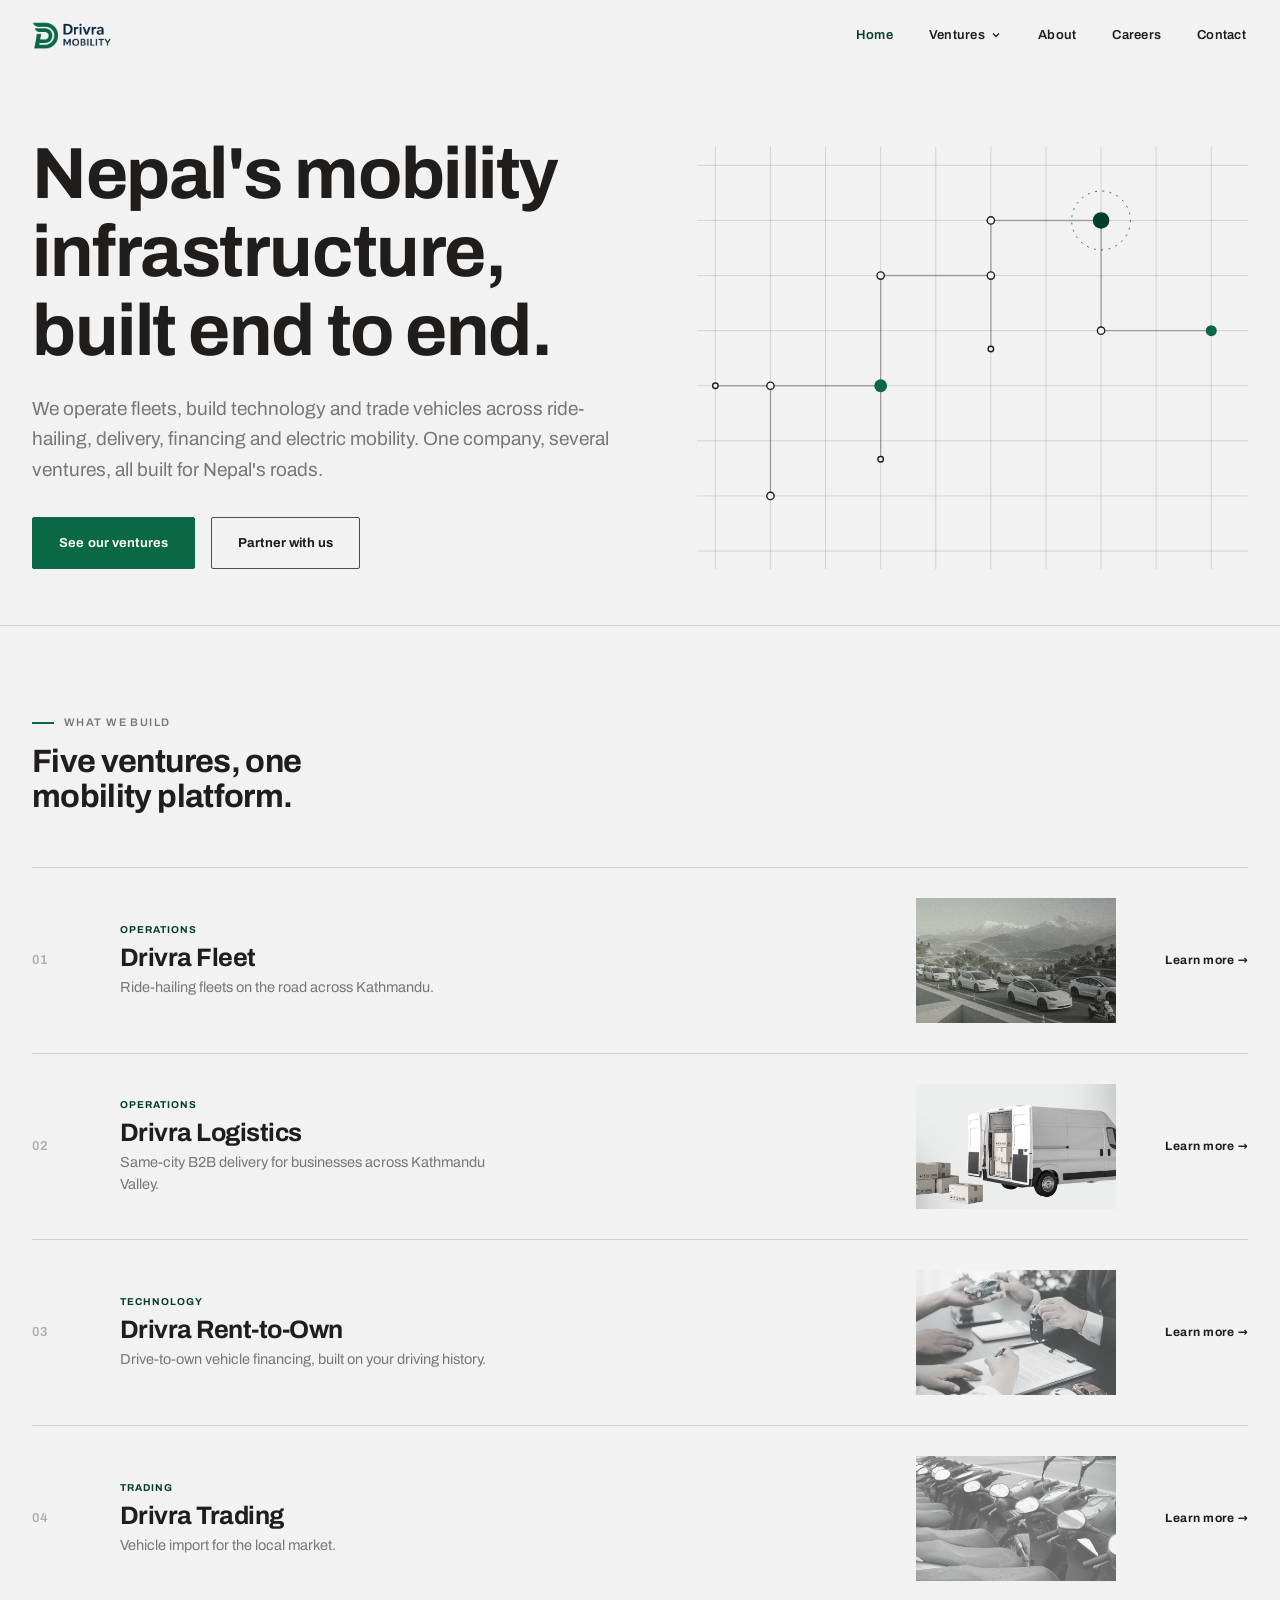
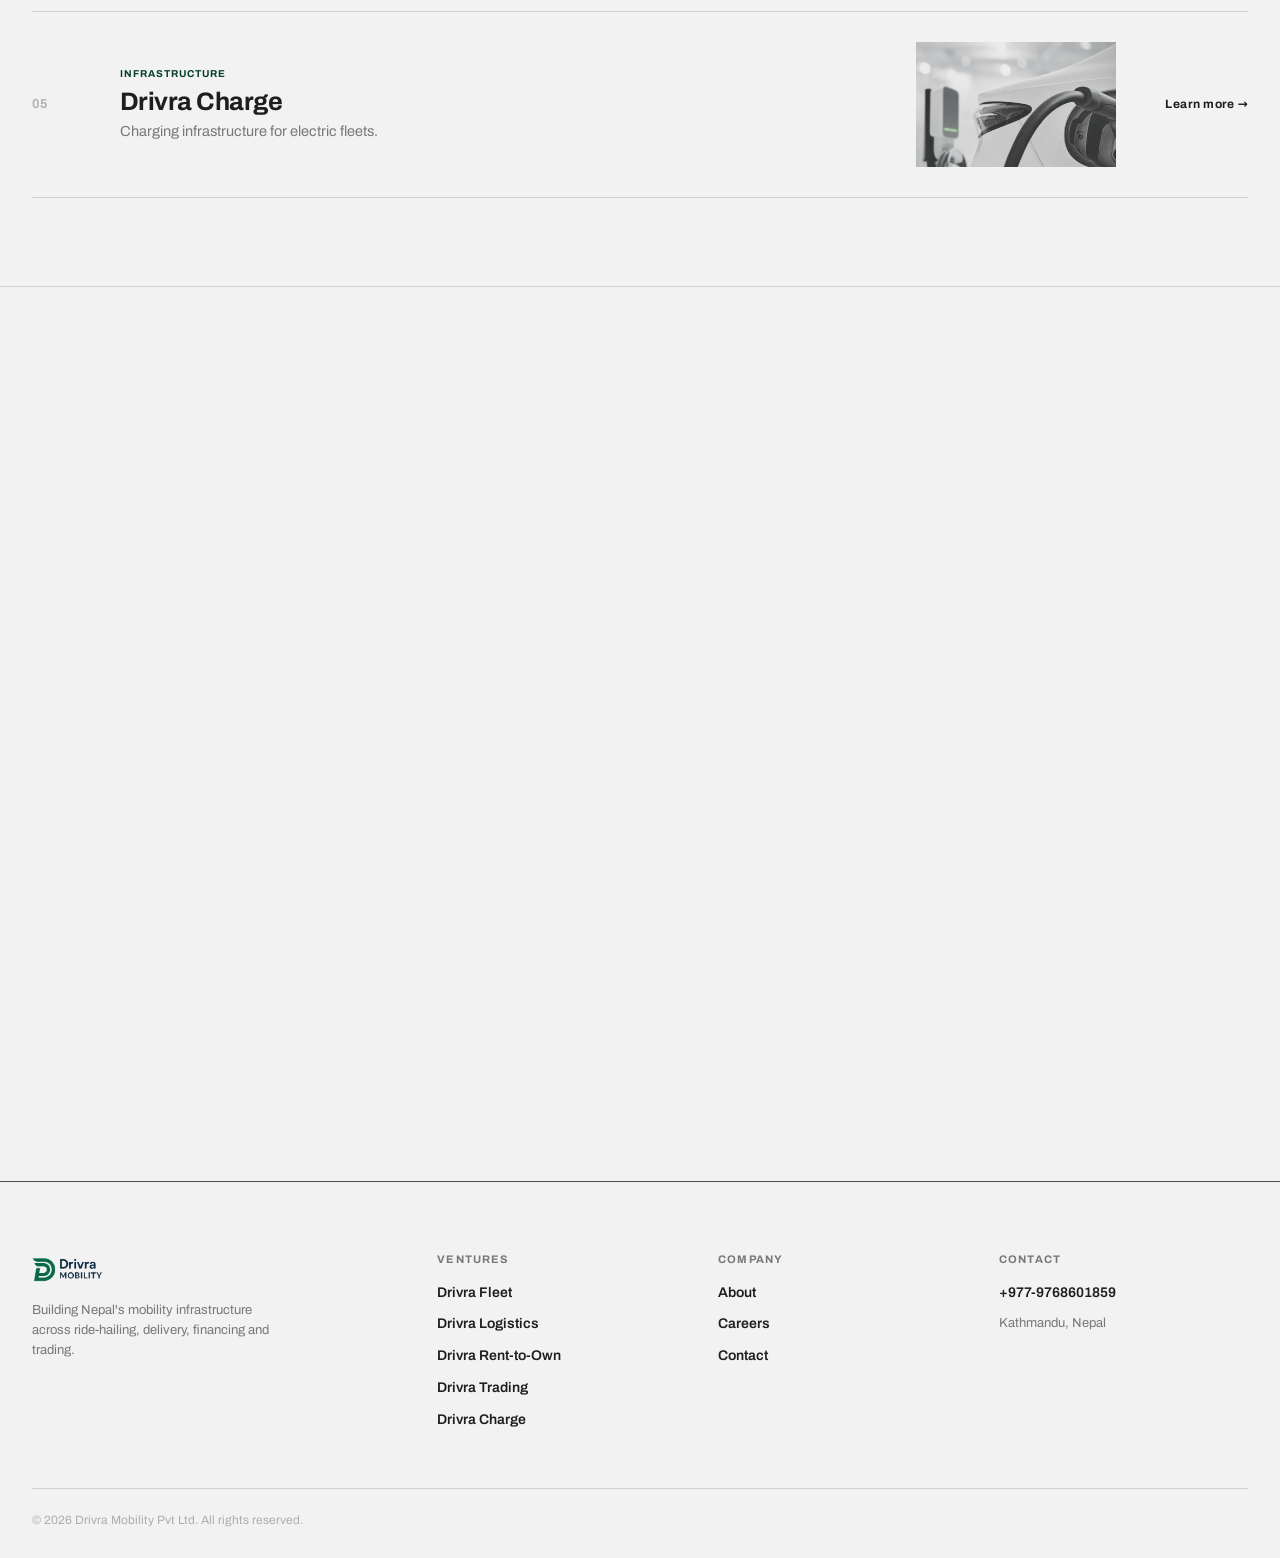
<file: index.html>
<!DOCTYPE html>
<html lang="en">
<head>
  <meta charset="UTF-8">
  <script>
    // Restores the real path after the 404.html redirect (github.com/rafgraph/spa-github-pages)
    (function (l) {
      if (l.search[1] === "/") {
        var decoded = l.search
          .slice(1)
          .split("&")
          .map(function (s) {
            return s.replace(/~and~/g, "&");
          })
          .join("?");
        window.history.replaceState(null, null, l.pathname.slice(0, -1) + decoded + l.hash);
      }
    })(window.location);
  </script>
  <meta name="viewport" content="width=device-width, initial-scale=1.0">
  <title>Drivra Mobility | Nepal's mobility infrastructure</title>
  <meta name="description" id="meta-description" content="Drivra Mobility operates fleets, builds technology and trades vehicles across ride-hailing, delivery, financing and electric mobility in Nepal.">
  <link rel="canonical" id="canonical-link" href="https://www.drivra.com.np/">
  <link rel="icon" type="image/png" href="/assets/logo.png">
  <link rel="apple-touch-icon" href="/assets/logo.png">

  <meta property="og:type" content="website">
  <meta property="og:site_name" content="Drivra Mobility">
  <meta property="og:title" content="Drivra Mobility | Nepal's mobility infrastructure">
  <meta property="og:description" content="Drivra Mobility operates fleets, builds technology and trades vehicles across ride-hailing, delivery, financing and electric mobility in Nepal.">
  <meta property="og:url" content="https://www.drivra.com.np/">
  <meta property="og:image" content="https://www.drivra.com.np/assets/logo.png">
  <meta name="twitter:card" content="summary">
  <meta name="twitter:title" content="Drivra Mobility | Nepal's mobility infrastructure">
  <meta name="twitter:description" content="Drivra Mobility operates fleets, builds technology and trades vehicles across ride-hailing, delivery, financing and electric mobility in Nepal.">
  <meta name="twitter:image" content="https://www.drivra.com.np/assets/logo.png">

  <script type="application/ld+json">
  {
    "@context": "https://schema.org",
    "@type": "Organization",
    "name": "Drivra Mobility",
    "url": "https://www.drivra.com.np/",
    "logo": "https://www.drivra.com.np/assets/logo.png",
    "address": {
      "@type": "PostalAddress",
      "streetAddress": "Chandol Chowk, Kathmandu - 04",
      "addressLocality": "Kathmandu",
      "addressCountry": "NP"
    },
    "telephone": "+977-9768601858",
    "email": "salina0124@gmail.com"
  }
  </script>

  <link rel="stylesheet" href="/css/style.css">
</head>
<body>
  <div class="scroll-progress" id="scroll-progress"></div>

  <header class="site-header">
    <div class="nav-inner">
      <a href="/" class="brand">
        <img src="/assets/logo.png" alt="Drivra Mobility" class="brand-logo">
      </a>

      <nav class="nav-links">
        <span class="nav-indicator" id="nav-indicator"></span>
        <a href="/" data-page="home">Home</a>

        <div class="nav-dropdown" id="ventures-dropdown">
          <button id="ventures-toggle" type="button" aria-haspopup="true" aria-expanded="false">
            Ventures
            <svg class="chevron" width="12" height="12" viewBox="0 0 24 24" fill="none" stroke="currentColor" stroke-width="2.5">
              <polyline points="6 9 12 15 18 9"></polyline>
            </svg>
          </button>
          <div class="dropdown-menu" id="ventures-menu" hidden></div>
        </div>

        <a href="/about" data-page="about">About</a>
        <a href="/careers" data-page="careers">Careers</a>
        <a href="/contact" data-page="contact">Contact</a>
      </nav>

      <button class="menu-toggle" id="menu-toggle" type="button" aria-label="Menu" aria-expanded="false">
        <svg width="24" height="24" viewBox="0 0 24 24" fill="none" stroke="currentColor" stroke-width="2.5">
          <line x1="3" y1="6" x2="21" y2="6"></line>
          <line x1="3" y1="12" x2="21" y2="12"></line>
          <line x1="3" y1="18" x2="21" y2="18"></line>
        </svg>
      </button>
    </div>
  </header>

  <div class="mobile-menu" id="mobile-menu" hidden>
    <a href="/" data-page="home">Home</a>
    <div class="group-label">Ventures</div>
    <div id="mobile-ventures"></div>
    <a href="/about" data-page="about">About</a>
    <a href="/careers" data-page="careers">Careers</a>
    <a href="/contact" data-page="contact">Contact</a>
  </div>

  <main id="app"></main>

  <footer class="site-footer">
    <div class="footer-grid">
      <div>
        <img src="/assets/logo.png" alt="Drivra Mobility" class="footer-logo">
        <p class="footer-body">Building Nepal's mobility infrastructure across ride-hailing, delivery, financing and trading.</p>
      </div>
      <div>
        <h4 class="footer-head">Ventures</h4>
        <div id="footer-ventures"></div>
      </div>
      <div>
        <h4 class="footer-head">Company</h4>
        <a href="/about" class="footer-link">About</a>
        <a href="/careers" class="footer-link">Careers</a>
        <a href="/contact" class="footer-link">Contact</a>
      </div>
      <div>
        <h4 class="footer-head">Contact</h4>
        <a href="tel:+9779768601859" class="footer-link">+977-9768601859</a>
        <p class="footer-body">Kathmandu, Nepal</p>
      </div>
    </div>
    <div class="footer-bottom">© 2026 Drivra Mobility Pvt Ltd. All rights reserved.</div>
  </footer>

  <script type="module" src="/js/main.js"></script>
</body>
</html>
</file>
<file: css/style.css>
/* ==========================================================================
   Drivra Mobility — stylesheet
   Design tokens live in :root; everything else is built from them.
   Editorial, flat, rule-driven. No blur, no gradients-as-decoration, no tilt.
   ========================================================================== */

@font-face {
  font-family: "Archivo";
  font-style: normal;
  font-weight: 400 800;
  font-display: swap;
  src: url("../assets/fonts/archivo-vietnamese.woff2") format("woff2");
  unicode-range: U+0102-0103, U+0110-0111, U+0128-0129, U+0168-0169, U+01A0-01A1, U+01AF-01B0,
    U+0300-0301, U+0303-0304, U+0308-0309, U+0323, U+0329, U+1EA0-1EF9, U+20AB;
}
@font-face {
  font-family: "Archivo";
  font-style: normal;
  font-weight: 400 800;
  font-display: swap;
  src: url("../assets/fonts/archivo-latin-ext.woff2") format("woff2");
  unicode-range: U+0100-02BA, U+02BD-02C5, U+02C7-02CC, U+02CE-02D7, U+02DD-02FF, U+0304, U+0308,
    U+0329, U+1D00-1DBF, U+1E00-1E9F, U+1EF2-1EFF, U+2020, U+20A0-20AB, U+20AD-20C0, U+2113,
    U+2C60-2C7F, U+A720-A7FF;
}
@font-face {
  font-family: "Archivo";
  font-style: normal;
  font-weight: 400 800;
  font-display: swap;
  src: url("../assets/fonts/archivo-latin.woff2") format("woff2");
  unicode-range: U+0000-00FF, U+0131, U+0152-0153, U+02BB-02BC, U+02C6, U+02DA, U+02DC, U+0304,
    U+0308, U+0329, U+2000-206F, U+20AC, U+2122, U+2191, U+2193, U+2212, U+2215, U+FEFF, U+FFFD;
}

:root {
  --color-bg: #f3f2f2;
  --color-surface: #eae9e9;
  --color-text: #201e1d;
  --color-muted: color-mix(in srgb, var(--color-text) 58%, transparent);
  --color-faint: color-mix(in srgb, var(--color-text) 32%, transparent);
  --color-divider: color-mix(in srgb, var(--color-text) 16%, transparent);
  --color-divider-strong: color-mix(in srgb, var(--color-text) 78%, transparent);

  --color-accent: #0a6846;
  --color-accent-600: #085537;
  --color-accent-700: #063f28;
  --color-accent-100: #e8f3ee;

  --font: "Archivo", system-ui, sans-serif;

  /* type scale — fluid so tablet gets its own intermediate sizes, not a scaled-down desktop */
  --fs-display: clamp(2.75rem, 2.05rem + 3.1vw, 4.75rem);
  --fs-h1: clamp(2.25rem, 1.82rem + 1.9vw, 3.25rem);
  --fs-h2: clamp(1.5rem, 1.3rem + 0.9vw, 2.125rem);
  --fs-poster: clamp(2rem, 1.45rem + 2.4vw, 3.5rem);
  --fs-numeral: clamp(2.5rem, 2.05rem + 2vw, 4rem);
  --fs-body-lg: clamp(1.0625rem, 1rem + 0.3vw, 1.1875rem);

  --space-2: 8px;
  --space-3: 12px;
  --space-4: 16px;
  --space-6: 24px;
  --space-8: 32px;
  --space-12: 64px;
  --space-16: 96px;

  --nav-pad: 18px 32px;
  --hero-pad: 64px 32px 56px;
  --section-pad: 88px 32px;

  --content-max: 1280px;
  --measure: 620px;

  --radius: 2px;

  --ease-out: cubic-bezier(0.16, 1, 0.3, 1);
}

@media (max-width: 1024px) {
  :root {
    --hero-pad: 48px 28px 44px;
    --section-pad: 64px 28px;
  }
}

@media (max-width: 640px) {
  :root {
    --nav-pad: 14px 20px;
    --hero-pad: 36px 20px 32px;
    --section-pad: 48px 20px;
  }
}

*,
*::before,
*::after {
  box-sizing: border-box;
}

html {
  scroll-behavior: smooth;
}

body {
  margin: 0;
  background: var(--color-bg);
  color: var(--color-text);
  font-family: var(--font);
  font-size: 15px;
  line-height: 1.55;
  position: relative;
  overflow-x: hidden;
}

@media (prefers-reduced-motion: reduce) {
  html {
    scroll-behavior: auto;
  }
  * {
    animation-duration: 0.001ms !important;
    animation-iteration-count: 1 !important;
    transition-duration: 0.001ms !important;
    scroll-behavior: auto !important;
  }
}

h1,
h2,
h3,
h4 {
  font-family: var(--font);
  font-weight: 700;
  line-height: 1.08;
  letter-spacing: -0.02em;
  margin: 0;
}

p {
  margin: 0;
}

a {
  color: inherit;
  text-decoration: none;
  transition: color 0.2s var(--ease-out), background-color 0.2s var(--ease-out), border-color 0.2s var(--ease-out);
}

img {
  display: block;
  max-width: 100%;
}

::selection {
  background: color-mix(in srgb, var(--color-accent) 28%, transparent);
}

:focus-visible {
  outline: 2px solid var(--color-accent);
  outline-offset: 2px;
}

/* — reveal on scroll: short, restrained — */

.reveal {
  transition: opacity 0.5s var(--ease-out), transform 0.5s var(--ease-out);
}

.js-reveal .reveal {
  opacity: 0;
  transform: translateY(12px);
}

.reveal.is-visible {
  opacity: 1;
  transform: translateY(0);
}

.text-muted {
  color: var(--color-muted);
}

/* — meta / label / kicker — shared editorial vocabulary — */

.label {
  font-size: 11px;
  letter-spacing: 0.11em;
  text-transform: uppercase;
  font-weight: 600;
}

.kicker {
  display: flex;
  align-items: center;
  gap: 10px;
  font-size: 11px;
  letter-spacing: 0.13em;
  text-transform: uppercase;
  font-weight: 600;
  color: var(--color-muted);
  margin: 0 0 20px;
}

.kicker::before {
  content: "";
  width: 22px;
  height: 2px;
  background: var(--color-accent);
  flex: none;
}

/* — scroll progress — */

.scroll-progress {
  position: fixed;
  top: 0;
  left: 0;
  height: 2px;
  width: 0%;
  background: var(--color-accent);
  z-index: 200;
  transition: width 0.1s linear;
}

/* — header / nav — */

.site-header {
  border-bottom: 1px solid transparent;
  background: var(--color-bg);
  position: sticky;
  top: 0;
  z-index: 100;
  transition: border-color 0.3s var(--ease-out);
}

.site-header.is-scrolled {
  border-bottom-color: var(--color-divider-strong);
}

.nav-inner {
  display: flex;
  align-items: center;
  justify-content: space-between;
  max-width: var(--content-max);
  margin-inline: auto;
  padding: var(--nav-pad);
}

.brand {
  display: flex;
  align-items: center;
}

.brand-logo {
  height: 34px;
  width: auto;
}

@media (max-width: 640px) {
  .brand-logo {
    height: 28px;
  }
}

.nav-links {
  display: flex;
  align-items: center;
  gap: 32px;
  position: relative;
}

.nav-indicator {
  position: absolute;
  left: 0;
  bottom: -18px;
  height: 1px;
  background: var(--color-accent);
  opacity: 0;
  transform: translateX(0);
  transition: transform 0.3s var(--ease-out), width 0.3s var(--ease-out), opacity 0.2s var(--ease-out);
  pointer-events: none;
}

.nav-links:hover .nav-indicator {
  opacity: 1;
}

@media (max-width: 860px) {
  .nav-links {
    display: none;
  }
}

.nav-links > a,
.nav-dropdown > button {
  color: var(--color-text);
  font-size: 13px;
  letter-spacing: 0.02em;
  font-weight: 600;
  font-family: var(--font);
  padding: 6px 2px;
  background: none;
  border: none;
  cursor: pointer;
}

.nav-links > a:hover,
.nav-dropdown > button:hover {
  color: var(--color-accent-700);
}

.nav-links a.is-active,
.nav-dropdown > button.is-active {
  color: var(--color-accent-700);
}

.nav-dropdown {
  position: relative;
}

.nav-dropdown > button {
  display: flex;
  align-items: center;
  gap: 5px;
}

.chevron {
  transition: transform 0.2s var(--ease-out);
}

.nav-dropdown.is-open .chevron {
  transform: rotate(180deg);
}

.dropdown-menu {
  position: absolute;
  top: 100%;
  left: 0;
  margin-top: 18px;
  background: var(--color-bg);
  border: 1px solid var(--color-divider-strong);
  min-width: 260px;
  box-shadow: 0 12px 28px rgba(15, 12, 10, 0.08);
  z-index: 50;
  overflow: hidden;
}

.dropdown-item {
  display: flex;
  flex-direction: column;
  gap: 3px;
  padding: 13px 18px;
  border-bottom: 1px solid var(--color-divider);
  font-size: 14px;
  font-weight: 600;
  transition: background 0.15s var(--ease-out);
}

.dropdown-item:hover {
  background: var(--color-surface);
}

.dropdown-item:last-child {
  border-bottom: none;
}

.dropdown-item-kicker {
  font-size: 10px;
  letter-spacing: 0.1em;
  color: var(--color-accent);
  font-weight: 700;
}

.menu-toggle {
  display: none;
  background: none;
  border: none;
  cursor: pointer;
  color: var(--color-text);
  padding: 4px;
}

@media (max-width: 860px) {
  .menu-toggle {
    display: flex;
  }
}

#app {
  max-width: var(--content-max);
  margin-inline: auto;
}

.mobile-menu[hidden] {
  display: none;
}

.mobile-menu {
  display: flex;
  flex-direction: column;
  padding: 4px 20px 24px;
  border-bottom: 1px solid var(--color-divider-strong);
  background: var(--color-bg);
}

.mobile-menu a {
  color: var(--color-text);
  font-size: 17px;
  font-weight: 700;
  padding: 13px 0;
  border-bottom: 1px solid var(--color-divider);
}

.mobile-menu a:hover {
  color: var(--color-accent-700);
}

.mobile-menu .group-label {
  font-size: 11px;
  letter-spacing: 0.11em;
  text-transform: uppercase;
  color: var(--color-muted);
  font-weight: 700;
  margin-top: 14px;
  padding-bottom: 4px;
}

.mobile-menu .sub-link {
  display: block;
  font-size: 15px;
  font-weight: 600;
  padding: 11px 0 11px 14px;
}

#mobile-ventures {
  display: contents;
}

/* — hero / page heads — */

.hero-kicker {
  font-size: 12px;
  letter-spacing: 0.13em;
  color: var(--color-accent-700);
  font-weight: 700;
  margin: 0 0 22px;
}

.hero-title {
  font-size: var(--fs-display);
  margin: 0 0 24px;
  max-width: 15ch;
}

.page-title {
  font-size: var(--fs-h1);
  margin: 0 0 18px;
}

.venture-title {
  font-size: var(--fs-h1);
}

.hero-body {
  font-size: var(--fs-body-lg);
  line-height: 1.6;
  color: var(--color-muted);
  max-width: var(--measure);
}

.hero-cta-row {
  display: flex;
  gap: var(--space-4);
  margin-top: var(--space-8);
  flex-wrap: wrap;
}

.home-hero {
  padding: var(--hero-pad);
  display: grid;
  grid-template-columns: 1.05fr 0.95fr;
  gap: 56px;
  align-items: end;
}

@media (max-width: 900px) {
  .home-hero {
    grid-template-columns: 1fr;
    gap: 40px;
    align-items: start;
  }
}

.page-hero,
.venture-hero {
  padding: var(--hero-pad);
  max-width: 800px;
}

.venture-hero {
  display: flex;
  flex-direction: column;
  gap: 12px;
  align-items: flex-start;
}

.back-link {
  color: var(--color-muted);
  font-size: 12px;
  letter-spacing: 0.04em;
  font-weight: 600;
  margin-bottom: 8px;
}

.back-link:hover {
  color: var(--color-accent-700);
}

/* — photo slots — */

.photo-slot {
  width: 100%;
  filter: grayscale(1) contrast(1.08);
  overflow: hidden;
  background: var(--color-surface);
}

.photo-slot img {
  width: 100%;
  height: 100%;
  object-fit: contain;
}

.photo-slot-filled {
  filter: none;
}

.photo-slot-filled img {
  object-fit: cover;
}

.hero-visual {
  display: flex;
  align-items: flex-end;
  justify-content: center;
}

.hero-graphic {
  width: 100%;
  max-width: 560px;
  height: auto;
}

.venture-photo-section {
  border-top: 1px solid var(--color-divider);
  width: 100vw;
  position: relative;
  left: 50%;
  right: 50%;
  margin-left: -50vw;
  margin-right: -50vw;
}

.venture-photo-section .photo-slot {
  aspect-ratio: 21 / 8;
}

@media (max-width: 640px) {
  .venture-photo-section .photo-slot {
    aspect-ratio: 4 / 3;
  }
}

/* — buttons — */

.btn {
  display: inline-flex;
  align-items: center;
  justify-content: flex-start;
  font-family: var(--font);
  font-weight: 700;
  font-size: 13px;
  letter-spacing: 0.01em;
  padding: 15px 26px;
  border-radius: var(--radius);
  border: 1px solid transparent;
  transition: background 0.2s var(--ease-out), color 0.2s var(--ease-out), border-color 0.2s var(--ease-out);
}

.btn-primary {
  background: var(--color-accent);
  color: var(--color-bg);
  border-color: var(--color-accent);
}

.btn-primary:hover {
  background: var(--color-accent-700);
  border-color: var(--color-accent-700);
}

.btn-secondary {
  background: transparent;
  color: var(--color-text);
  border-color: var(--color-divider-strong);
}

.btn-secondary:hover {
  background: var(--color-text);
  color: var(--color-bg);
  border-color: var(--color-text);
}

.status-label {
  display: inline-flex;
  align-items: center;
  gap: 8px;
  color: var(--color-accent-700);
  font-size: 11px;
  letter-spacing: 0.1em;
  text-transform: uppercase;
  font-weight: 700;
  margin-top: 6px;
}

.status-label::before {
  content: "";
  width: 6px;
  height: 6px;
  background: var(--color-accent);
}

/* — sections — */

.section {
  padding: var(--section-pad);
  border-top: 1px solid var(--color-divider);
}

.section-head {
  display: flex;
  justify-content: space-between;
  align-items: flex-end;
  gap: 24px;
  margin-bottom: 52px;
}

@media (max-width: 640px) {
  .section-head {
    flex-direction: column;
    align-items: flex-start;
    gap: 10px;
    margin-bottom: 32px;
  }
}

.section-head-text .kicker {
  margin-bottom: 14px;
}

.section-title {
  font-size: var(--fs-h2);
  margin: 0;
  max-width: 20ch;
}

.section-sub {
  font-size: 15px;
  color: var(--color-muted);
  text-align: right;
  max-width: 280px;
}

@media (max-width: 640px) {
  .section-sub {
    text-align: left;
    max-width: none;
  }
}

.divider {
  height: 1px;
  border: 0;
  margin: 0;
  background: var(--color-divider-strong);
}

/* — ventures index/list — */

.venture-list {
  display: flex;
  flex-direction: column;
}

.venture-row {
  display: grid;
  grid-template-columns: 56px 1fr 200px 100px;
  align-items: center;
  gap: 32px;
  padding: 30px 0;
  border-top: 1px solid var(--color-divider);
  color: var(--color-text);
}

.venture-list .venture-row:last-child {
  border-bottom: 1px solid var(--color-divider);
}

.venture-row-index {
  font-size: 13px;
  font-variant-numeric: tabular-nums;
  color: var(--color-faint);
  font-weight: 600;
}

.venture-row-media {
  aspect-ratio: 16 / 10;
  overflow: hidden;
  background: var(--color-surface);
}

.venture-row-media img {
  width: 100%;
  height: 100%;
  object-fit: cover;
  filter: grayscale(0.85);
  transition: filter 0.35s var(--ease-out), transform 0.35s var(--ease-out);
}

.venture-row:hover .venture-row-media img {
  filter: grayscale(0);
  transform: scale(1.035);
}

.card-kicker {
  display: block;
  font-size: 10px;
  letter-spacing: 0.1em;
  color: var(--color-accent-700);
  font-weight: 700;
  margin-bottom: 6px;
}

.card-title {
  font-size: clamp(1.25rem, 1.1rem + 0.6vw, 1.625rem);
  margin: 0 0 6px;
}

.card-body {
  font-size: 14.5px;
  line-height: 1.5;
  color: var(--color-muted);
  margin: 0;
  max-width: 46ch;
}

.card-link {
  justify-self: end;
  font-size: 12px;
  letter-spacing: 0.04em;
  font-weight: 700;
  color: var(--color-text);
  display: inline-flex;
  align-items: center;
  gap: 4px;
  transition: transform 0.25s var(--ease-out), color 0.25s var(--ease-out);
}

.venture-row:hover .card-link {
  transform: translateX(4px);
  color: var(--color-accent-700);
}

@media (max-width: 900px) {
  .venture-row {
    grid-template-columns: 40px 1fr;
    grid-template-areas:
      "index media"
      "body  body"
      "link  link";
    row-gap: 16px;
  }
  .venture-row-index {
    grid-area: index;
  }
  .venture-row-media {
    grid-area: media;
    aspect-ratio: 16 / 10;
    justify-self: end;
    width: 44%;
  }
  .venture-row-main {
    grid-area: body;
  }
  .card-link {
    grid-area: link;
    justify-self: start;
  }
}

@media (max-width: 480px) {
  .venture-row-media {
    width: 100%;
  }
}

/* — mission pillars — */

.mission-grid {
  display: grid;
  grid-template-columns: repeat(3, 1fr);
  gap: 48px;
}

.mission-grid + .venture-body-grid {
  margin-top: var(--space-8);
}

@media (max-width: 900px) {
  .mission-grid {
    grid-template-columns: 1fr;
    gap: 36px;
  }
}

.mission-col {
  display: flex;
  flex-direction: column;
  border-top: 1px solid var(--color-divider-strong);
  padding-top: 20px;
}

.mission-index {
  font-size: var(--fs-numeral);
  font-weight: 400;
  line-height: 1;
  color: var(--color-faint);
  margin-bottom: 18px;
}

.mission-col h4 {
  font-size: 15px;
  font-weight: 700;
  margin: 0 0 10px;
}

.mission-col p {
  font-size: 15px;
  line-height: 1.6;
  color: var(--color-muted);
  margin: 2px 0 0;
}

/* — poster CTA band: full-bleed statement — */

.poster {
  width: 100vw;
  position: relative;
  left: 50%;
  right: 50%;
  margin-left: -50vw;
  margin-right: -50vw;
  background: var(--color-accent-700);
  color: var(--color-bg);
}

.poster-inner {
  max-width: var(--content-max);
  margin-inline: auto;
  padding: var(--space-16) 32px;
  display: flex;
  align-items: center;
  justify-content: space-between;
  gap: 32px;
}

@media (max-width: 900px) {
  .poster-inner {
    flex-direction: column;
    align-items: flex-start;
    gap: 28px;
    padding: var(--space-12) 28px;
  }
}

@media (max-width: 640px) {
  .poster-inner {
    padding: 56px 20px;
  }
}

.poster h2 {
  font-size: var(--fs-poster);
  font-weight: 600;
  max-width: 14ch;
  line-height: 1.06;
  letter-spacing: -0.02em;
}

.poster .btn {
  flex: none;
  background: var(--color-bg);
  color: var(--color-accent-700);
  border-color: var(--color-bg);
}

.poster .btn:hover {
  background: color-mix(in srgb, var(--color-bg) 88%, var(--color-accent-700));
}

/* — venture detail body — */

.venture-body-grid {
  display: grid;
  grid-template-columns: 1.4fr 1fr;
  gap: 56px;
  margin-bottom: 32px;
}

@media (max-width: 1024px) {
  .venture-body-grid {
    grid-template-columns: 1fr;
    gap: 32px;
  }
}

.section-tight {
  padding-top: 56px;
  padding-bottom: 56px;
}

@media (max-width: 1024px) {
  .section-tight {
    padding-top: 48px;
    padding-bottom: 48px;
  }
}

@media (max-width: 640px) {
  .section-tight {
    padding-top: 36px;
    padding-bottom: 40px;
  }
}

.subhead {
  font-size: 12px;
  letter-spacing: 0.1em;
  text-transform: uppercase;
  font-weight: 700;
  color: var(--color-muted);
  margin: 0 0 16px;
}

.subhead-spaced {
  margin: 28px 0 12px;
}

.body-text {
  font-size: 16px;
  line-height: 1.7;
  margin: 0 0 8px;
  max-width: var(--measure);
}

.audience-item {
  font-size: 15px;
  padding: 12px 0;
  border-bottom: 1px solid var(--color-divider);
  margin: 0;
}

.cta-block {
  display: flex;
  flex-direction: column;
  gap: 16px;
  align-items: flex-start;
  padding-top: 8px;
}

.embed-frame {
  width: 100%;
  min-height: 700px;
  border: none;
  display: block;
}

.map-frame {
  min-height: inherit;
}

/* — team — */

.team-list {
  display: flex;
  flex-direction: column;
}

.team-row {
  display: grid;
  grid-template-columns: 220px 1fr;
  gap: 40px;
  padding: 28px 0;
  border-top: 1px solid var(--color-divider);
}

.team-list .team-row:last-child {
  border-bottom: 1px solid var(--color-divider);
}

@media (max-width: 700px) {
  .team-row {
    grid-template-columns: 1fr;
    gap: 10px;
  }
}

.team-name {
  font-size: 19px;
  font-weight: 700;
  margin: 0 0 4px;
}

.team-role {
  font-size: 11px;
  font-weight: 700;
  color: var(--color-accent-700);
  margin: 0 0 12px;
  letter-spacing: 0.08em;
  text-transform: uppercase;
}

.team-bio {
  font-size: 15px;
  color: var(--color-muted);
  margin: 0;
  line-height: 1.6;
  max-width: 52ch;
}

/* — contact — */

.contact-grid {
  display: grid;
  grid-template-columns: 1fr 1fr;
  gap: 56px;
}

@media (max-width: 900px) {
  .contact-grid {
    grid-template-columns: 1fr;
    gap: 32px;
  }
}

.inline-link {
  color: var(--color-accent-700);
  font-weight: 700;
  border-bottom: 1px solid transparent;
}

.inline-link:hover {
  border-bottom-color: var(--color-accent-700);
}

.map-container {
  width: 100%;
  min-height: 380px;
  border: 1px solid var(--color-divider-strong);
  overflow: hidden;
}

@media (max-width: 640px) {
  .map-container {
    min-height: 260px;
  }
}

/* — footer — */

.site-footer {
  border-top: 1px solid var(--color-divider-strong);
  padding: 72px 32px 28px;
  background: var(--color-bg);
}

@media (max-width: 640px) {
  .site-footer {
    padding: 48px 20px 24px;
  }
}

.footer-grid {
  display: grid;
  grid-template-columns: 1.5fr 1fr 1fr 1fr;
  gap: 32px;
  margin-bottom: 48px;
  max-width: var(--content-max);
  margin-inline: auto;
}

@media (max-width: 800px) {
  .footer-grid {
    grid-template-columns: 1fr 1fr;
  }
}

@media (max-width: 480px) {
  .footer-grid {
    grid-template-columns: 1fr;
    gap: 36px;
  }
}

.footer-logo {
  height: 30px;
  margin-bottom: 16px;
}

.footer-body {
  font-size: 13px;
  color: var(--color-muted);
  line-height: 1.55;
  max-width: 260px;
  margin: 4px 0;
}

.footer-head {
  font-size: 11px;
  letter-spacing: 0.1em;
  text-transform: uppercase;
  font-weight: 700;
  margin: 0 0 16px;
  color: var(--color-muted);
}

.footer-link {
  display: block;
  font-size: 14px;
  font-weight: 600;
  margin-bottom: 10px;
}

.footer-link:hover {
  color: var(--color-accent-700);
}

.footer-bottom {
  max-width: var(--content-max);
  margin-inline: auto;
  border-top: 1px solid var(--color-divider);
  padding-top: 22px;
  font-size: 12px;
  color: var(--color-faint);
}
</file>
